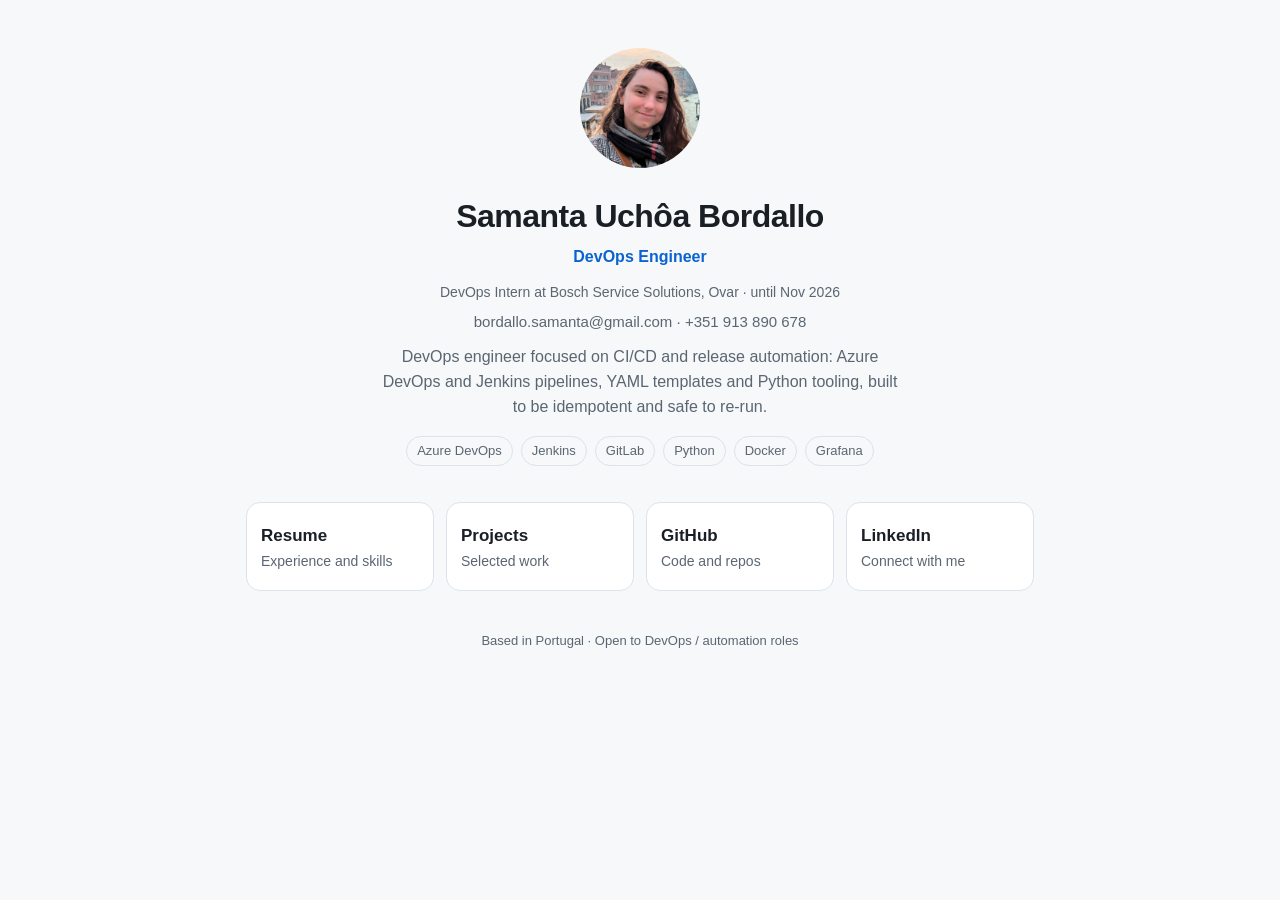
<file: index.html>
<!DOCTYPE html>
<html lang="en">
<head>
<meta charset="UTF-8">
<meta name="viewport" content="width=device-width, initial-scale=1">
<title>Samanta Bordallo – DevOps Engineer</title>
<meta name="description" content="DevOps engineer: CI/CD pipelines, release automation, Azure DevOps, Jenkins, Python.">
<link rel="stylesheet" href="site.css?v=2">
</head>
<body>
<main>
  <header class="hero">
    <img class="avatar" src="photo.jpg" alt="Samanta Bordallo">
    <h1>Samanta Uchôa Bordallo</h1>
    <p class="role">DevOps Engineer</p>
    <p class="now">DevOps Intern at Bosch Service Solutions, Ovar · until Nov 2026</p>
    <p class="contact"><a href="mailto:bordallo.samanta@gmail.com">bordallo.samanta@gmail.com</a> · <a href="tel:+351913890678">+351 913 890 678</a></p>
    <p class="tagline">DevOps engineer focused on CI/CD and release automation: Azure DevOps and Jenkins pipelines, YAML templates and Python tooling, built to be idempotent and safe to re-run.</p>
    <div class="tags">
      <span class="tag">Azure DevOps</span>
      <span class="tag">Jenkins</span>
      <span class="tag">GitLab</span>
      <span class="tag">Python</span>
      <span class="tag">Docker</span>
      <span class="tag">Grafana</span>
    </div>
  </header>

  <nav class="buttons" aria-label="Sections">
    <a class="btn" href="cv.html"><strong>Resume</strong><span class="sub">Experience and skills</span></a>
    <a class="btn" href="projects.html"><strong>Projects</strong><span class="sub">Selected work</span></a>
    <a class="btn" href="https://github.com/samanta-bordallo" target="_blank" rel="noopener"><strong>GitHub</strong><span class="sub">Code and repos</span></a>
    <a class="btn" href="https://www.linkedin.com/in/samanta-bordallo-86805a117/" target="_blank" rel="noopener"><strong>LinkedIn</strong><span class="sub">Connect with me</span></a>
  </nav>

  <footer>Based in Portugal · Open to DevOps / automation roles</footer>
</main>
</body>
</html>
</file>
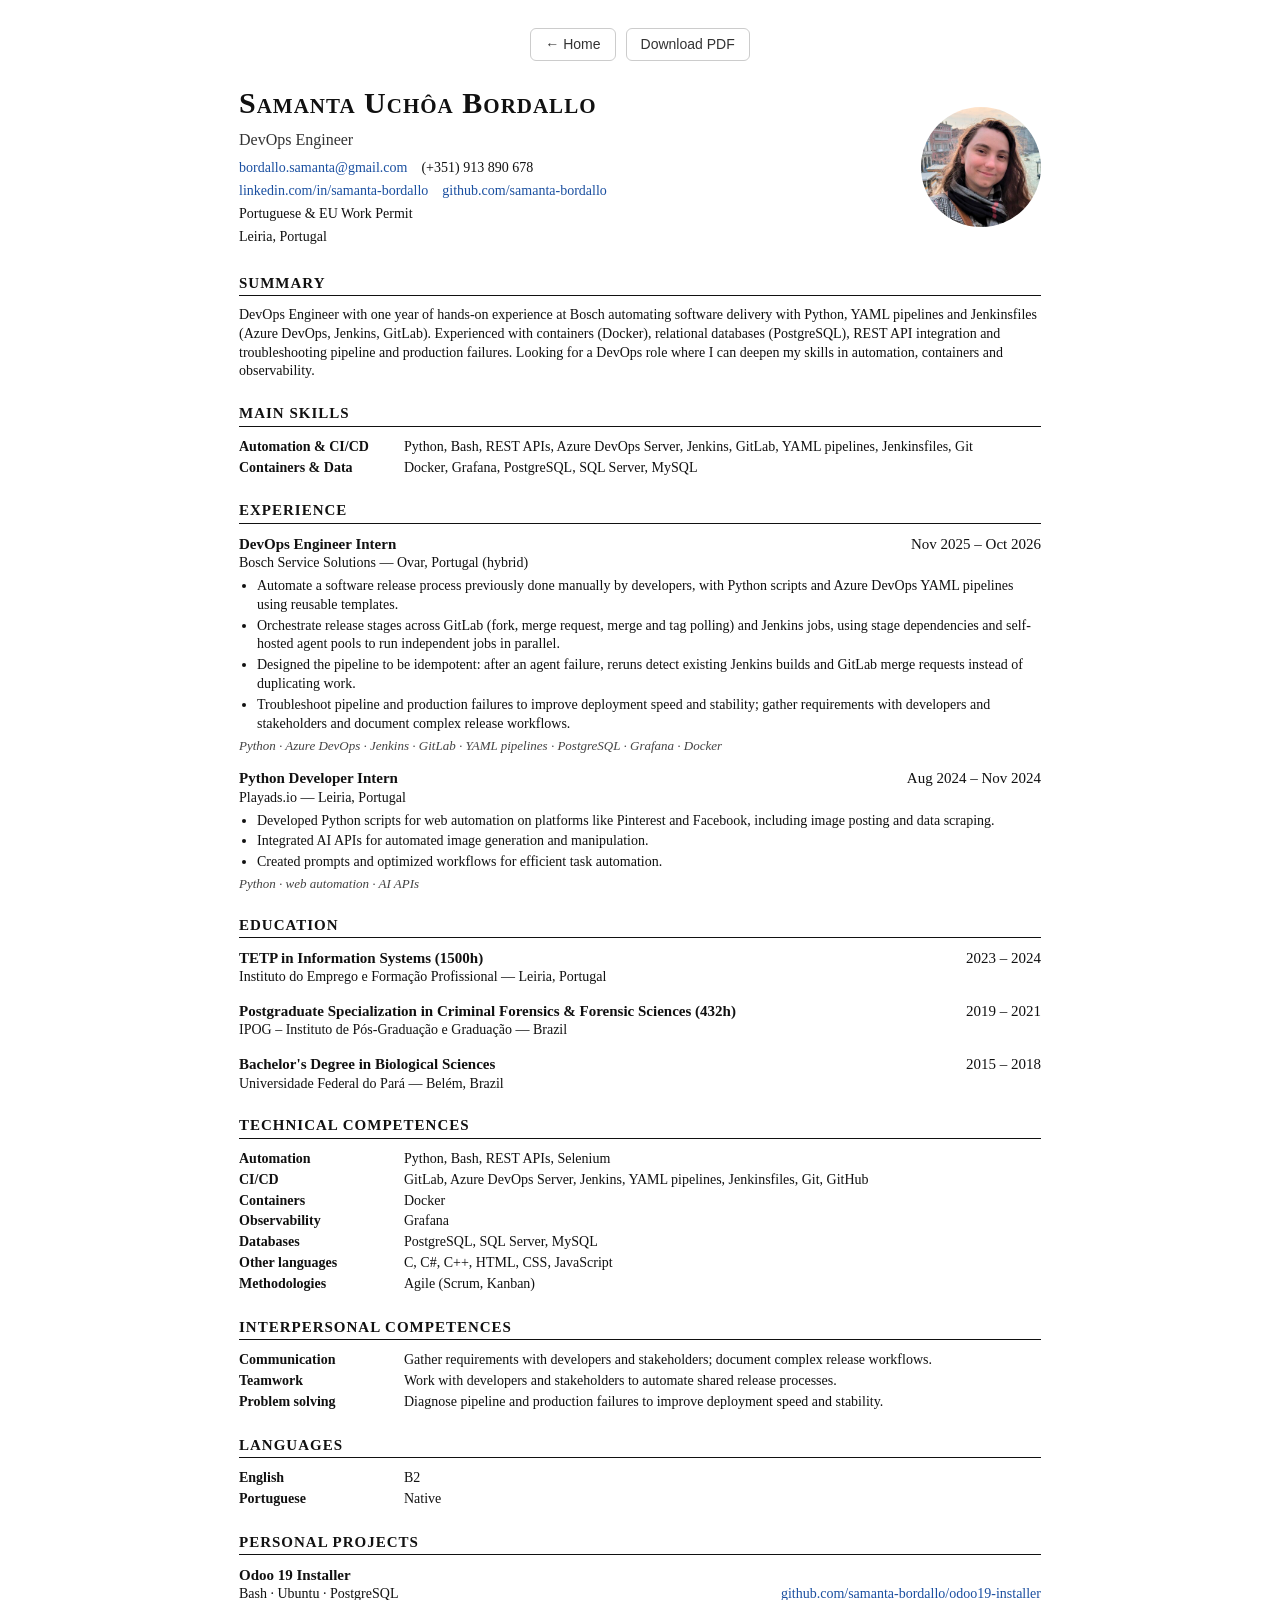
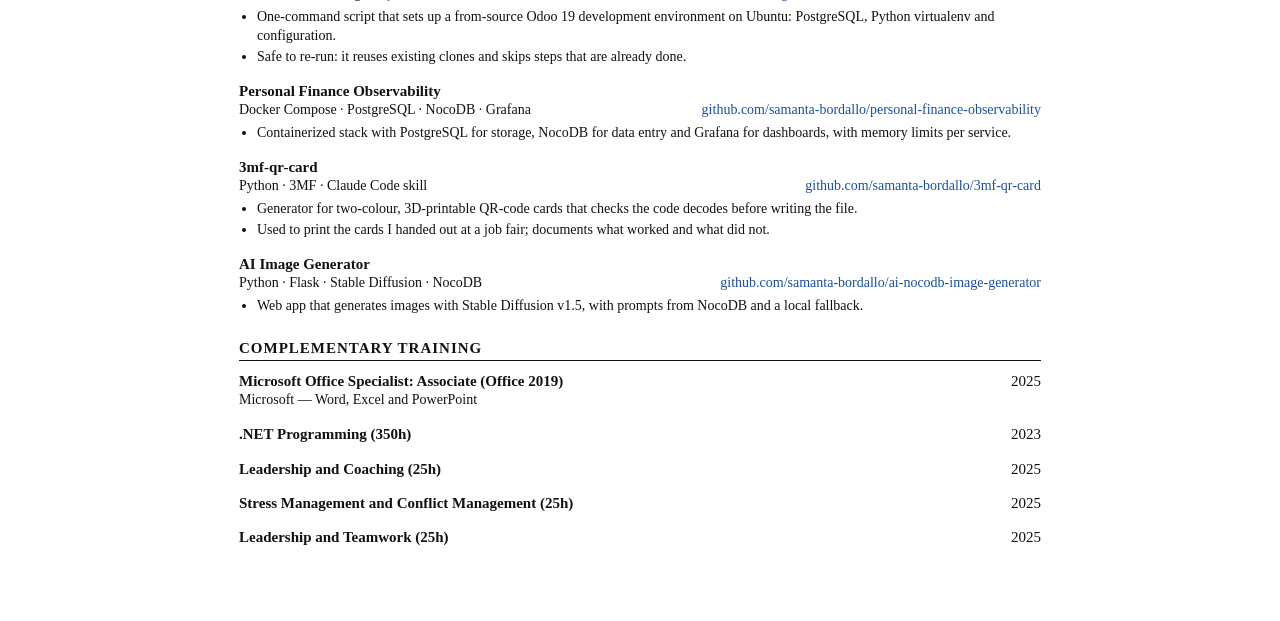
<file: cv.html>
<!DOCTYPE html>
<html lang="en">
<head>
<meta charset="UTF-8">
<meta name="viewport" content="width=device-width, initial-scale=1">
<title>Samanta Bordallo - CV</title>
<link rel="stylesheet" href="style.css?v=3">
</head>
<body>

<nav class="topnav">
  <a class="nav" href="./">&larr; Home</a>
  <a class="nav" href="Samanta_Bordallo_CV.pdf" download>Download PDF</a>
</nav>

<main id="cv">

<header class="cv-header">
  <div class="cv-header-data">
    <h1 class="name">Samanta Uchôa Bordallo</h1>
    <p class="role">DevOps Engineer</p>
    <p class="contact">
      <a href="mailto:bordallo.samanta@gmail.com">bordallo.samanta@gmail.com</a> &nbsp;&nbsp;
      (+351) 913 890 678
    </p>
    <p class="contact">
      <a href="https://www.linkedin.com/in/samanta-bordallo-86805a117/" target="_blank" rel="noopener">linkedin.com/in/samanta-bordallo</a> &nbsp;&nbsp;
      <a href="https://github.com/samanta-bordallo" target="_blank" rel="noopener">github.com/samanta-bordallo</a>
    </p>
    <p class="contact">Portuguese &amp; EU Work Permit</p>
    <p class="contact">Leiria, Portugal</p>
  </div>
  <img class="cv-photo" src="photo.jpg" alt="Samanta Uchôa Bordallo">
</header>

<h2 class="section">Summary</h2>
<p class="summary">DevOps Engineer with one year of hands-on experience at Bosch automating software delivery with Python, YAML pipelines and Jenkinsfiles (Azure DevOps, Jenkins, GitLab). Experienced with containers (Docker), relational databases (PostgreSQL), REST API integration and troubleshooting pipeline and production failures. Looking for a DevOps role where I can deepen my skills in automation, containers and observability.</p>

<h2 class="section">Main Skills</h2>
<table class="main-skills">
  <tbody><tr><td class="k">Automation &amp; CI/CD</td><td>Python, Bash, REST APIs, Azure DevOps Server, Jenkins, GitLab, YAML pipelines, Jenkinsfiles, Git</td></tr>
  <tr><td class="k">Containers &amp; Data</td><td>Docker, Grafana, PostgreSQL, SQL Server, MySQL</td></tr>
</tbody></table>

<h2 class="section">Experience</h2>

<div class="entry">
  <div class="entry-head"><span class="title">DevOps Engineer Intern</span><span class="date">Nov 2025 – Oct 2026</span></div>
  <div class="entry-sub"><span class="org">Bosch Service Solutions — Ovar, Portugal (hybrid)</span></div>
  <ul class="bullets">
    <li>Automate a software release process previously done manually by developers, with Python scripts and Azure DevOps YAML pipelines using reusable templates.</li>
    <li>Orchestrate release stages across GitLab (fork, merge request, merge and tag polling) and Jenkins jobs, using stage dependencies and self-hosted agent pools to run independent jobs in parallel.</li>
    <li>Designed the pipeline to be idempotent: after an agent failure, reruns detect existing Jenkins builds and GitLab merge requests instead of duplicating work.</li>
    <li>Troubleshoot pipeline and production failures to improve deployment speed and stability; gather requirements with developers and stakeholders and document complex release workflows.</li>
  </ul>
  <p class="entry-skills">Python · Azure DevOps · Jenkins · GitLab · YAML pipelines · PostgreSQL · Grafana · Docker</p>
</div>

<div class="entry">
  <div class="entry-head"><span class="title">Python Developer Intern</span><span class="date">Aug 2024 – Nov 2024</span></div>
  <div class="entry-sub"><span class="org">Playads.io — Leiria, Portugal</span></div>
  <ul class="bullets">
    <li>Developed Python scripts for web automation on platforms like Pinterest and Facebook, including image posting and data scraping.</li>
    <li>Integrated AI APIs for automated image generation and manipulation.</li>
    <li>Created prompts and optimized workflows for efficient task automation.</li>
  </ul>
  <p class="entry-skills">Python · web automation · AI APIs</p>
</div>

<h2 class="section">Education</h2>

<div class="entry">
  <div class="entry-head"><span class="title">TETP in Information Systems (1500h)</span><span class="date">2023 – 2024</span></div>
  <div class="entry-sub"><span class="org">Instituto do Emprego e Formação Profissional — Leiria, Portugal</span></div>
</div>

<div class="entry">
  <div class="entry-head"><span class="title">Postgraduate Specialization in Criminal Forensics &amp; Forensic Sciences (432h)</span><span class="date">2019 – 2021</span></div>
  <div class="entry-sub"><span class="org">IPOG – Instituto de Pós-Graduação e Graduação — Brazil</span></div>
</div>

<div class="entry">
  <div class="entry-head"><span class="title">Bachelor's Degree in Biological Sciences</span><span class="date">2015 – 2018</span></div>
  <div class="entry-sub"><span class="org">Universidade Federal do Pará — Belém, Brazil</span></div>
</div>

<div class="page2">

<h2 class="section">Technical Competences</h2>
<table class="main-skills">
  <tr><td class="k">Automation</td><td>Python, Bash, REST APIs, Selenium</td></tr>
  <tr><td class="k">CI/CD</td><td>GitLab, Azure DevOps Server, Jenkins, YAML pipelines, Jenkinsfiles, Git, GitHub</td></tr>
  <tr><td class="k">Containers</td><td>Docker</td></tr>
  <tr><td class="k">Observability</td><td>Grafana</td></tr>
  <tr><td class="k">Databases</td><td>PostgreSQL, SQL Server, MySQL</td></tr>
  <tr><td class="k">Other languages</td><td>C, C#, C++, HTML, CSS, JavaScript</td></tr>
  <tr><td class="k">Methodologies</td><td>Agile (Scrum, Kanban)</td></tr>
</table>

<h2 class="section">Interpersonal Competences</h2>
<table class="main-skills">
  <tr><td class="k">Communication</td><td>Gather requirements with developers and stakeholders; document complex release workflows.</td></tr>
  <tr><td class="k">Teamwork</td><td>Work with developers and stakeholders to automate shared release processes.</td></tr>
  <tr><td class="k">Problem solving</td><td>Diagnose pipeline and production failures to improve deployment speed and stability.</td></tr>
</table>

<h2 class="section">Languages</h2>
<table class="main-skills">
  <tr><td class="k">English</td><td>B2</td></tr>
  <tr><td class="k">Portuguese</td><td>Native</td></tr>
</table>

<h2 class="section">Personal Projects</h2>

<div class="entry">
  <div class="entry-head"><span class="title">Odoo 19 Installer</span></div>
  <div class="entry-sub"><span class="org">Bash · Ubuntu · PostgreSQL</span><span class="link"><a href="https://github.com/samanta-bordallo/odoo19-installer" target="_blank" rel="noopener">github.com/samanta-bordallo/odoo19-installer</a></span></div>
  <ul class="bullets">
    <li>One-command script that sets up a from-source Odoo 19 development environment on Ubuntu: PostgreSQL, Python virtualenv and configuration.</li>
    <li>Safe to re-run: it reuses existing clones and skips steps that are already done.</li>
  </ul>
</div>

<div class="entry">
  <div class="entry-head"><span class="title">Personal Finance Observability</span></div>
  <div class="entry-sub"><span class="org">Docker Compose · PostgreSQL · NocoDB · Grafana</span><span class="link"><a href="https://github.com/samanta-bordallo/personal-finance-observability" target="_blank" rel="noopener">github.com/samanta-bordallo/personal-finance-observability</a></span></div>
  <ul class="bullets">
    <li>Containerized stack with PostgreSQL for storage, NocoDB for data entry and Grafana for dashboards, with memory limits per service.</li>
  </ul>
</div>

<div class="entry">
  <div class="entry-head"><span class="title">3mf-qr-card</span></div>
  <div class="entry-sub"><span class="org">Python · 3MF · Claude Code skill</span><span class="link"><a href="https://github.com/samanta-bordallo/3mf-qr-card" target="_blank" rel="noopener">github.com/samanta-bordallo/3mf-qr-card</a></span></div>
  <ul class="bullets">
    <li>Generator for two-colour, 3D-printable QR-code cards that checks the code decodes before writing the file.</li>
    <li>Used to print the cards I handed out at a job fair; documents what worked and what did not.</li>
  </ul>
</div>

<div class="entry">
  <div class="entry-head"><span class="title">AI Image Generator</span></div>
  <div class="entry-sub"><span class="org">Python · Flask · Stable Diffusion · NocoDB</span><span class="link"><a href="https://github.com/samanta-bordallo/ai-nocodb-image-generator" target="_blank" rel="noopener">github.com/samanta-bordallo/ai-nocodb-image-generator</a></span></div>
  <ul class="bullets">
    <li>Web app that generates images with Stable Diffusion v1.5, with prompts from NocoDB and a local fallback.</li>
  </ul>
</div>

<h2 class="section">Complementary Training</h2>

<div class="entry">
  <div class="entry-head"><span class="title">Microsoft Office Specialist: Associate (Office 2019)</span><span class="date">2025</span></div>
  <div class="entry-sub"><span class="org">Microsoft — Word, Excel and PowerPoint</span></div>
</div>

<div class="entry">
  <div class="entry-head"><span class="title">.NET Programming (350h)</span><span class="date">2023</span></div>
</div>
<div class="entry">
  <div class="entry-head"><span class="title">Leadership and Coaching (25h)</span><span class="date">2025</span></div>
</div>
<div class="entry">
  <div class="entry-head"><span class="title">Stress Management and Conflict Management (25h)</span><span class="date">2025</span></div>
</div>
<div class="entry">
  <div class="entry-head"><span class="title">Leadership and Teamwork (25h)</span><span class="date">2025</span></div>
</div>

</div>
</main>
</body>
</html>
</file>
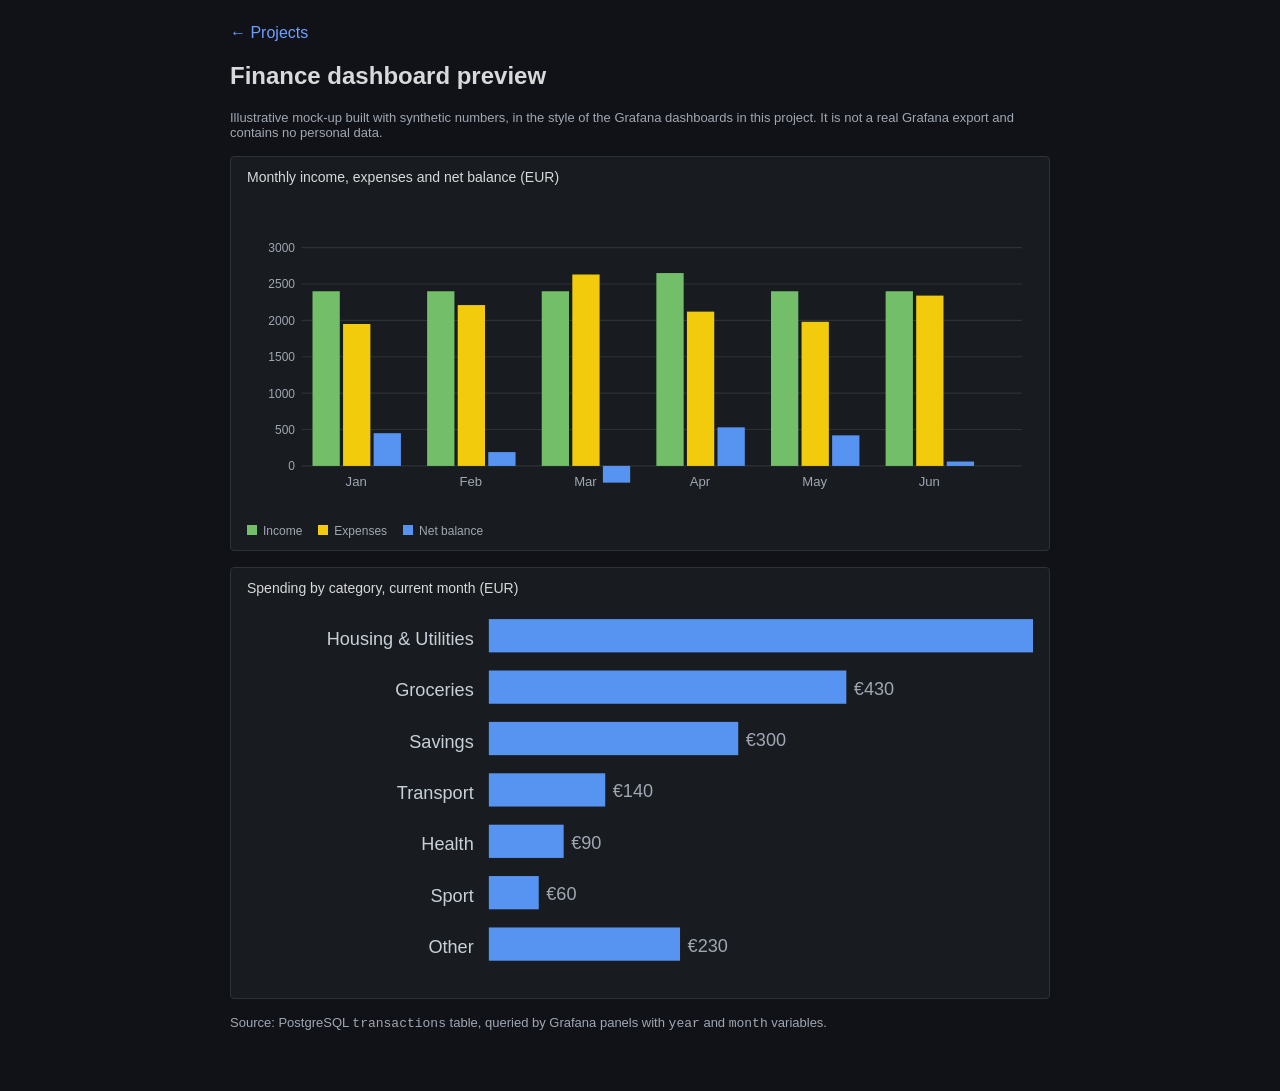
<file: finance-demo.html>
<!DOCTYPE html>
<html lang="en"><head><meta charset="UTF-8"><meta name="viewport" content="width=device-width, initial-scale=1">
<title>Finance Dashboard Preview – Samanta Bordallo</title>
<style>
body{margin:0;background:#111217;color:#d8d9da;font-family:-apple-system,"Segoe UI",Roboto,Arial,sans-serif}
main{max-width:820px;margin:0 auto;padding:24px 16px 48px}
a{color:#6e9fff;text-decoration:none}
.panel{background:#181b1f;border:1px solid #2c3235;border-radius:4px;padding:12px 16px;margin:16px 0}
.panel h3{margin:0 0 8px;font-size:14px;font-weight:500}
.note{font-size:13px;color:#9fa7b3}
svg{width:100%;height:auto}
.legend{font-size:12px;color:#9fa7b3;display:flex;gap:16px;flex-wrap:wrap}
.legend i{display:inline-block;width:10px;height:10px;margin-right:6px}
</style></head><body><main>
<a href="projects.html">← Projects</a>
<h2>Finance dashboard preview</h2>
<p class="note">Illustrative mock-up built with synthetic numbers, in the style of the Grafana dashboards in this project. It is not a real Grafana export and contains no personal data.</p>
<div class="panel"><h3>Monthly income, expenses and net balance (EUR)</h3>
<svg viewBox="0 0 720 300" role="img" aria-label="Grouped bar chart of income, expenses and net balance per month"><line x1="50" x2="710" y1="250.0" y2="250.0" stroke="#2c3235"/><text x="44" y="254.0" fill="#9fa7b3" font-size="11" text-anchor="end">0</text><line x1="50" x2="710" y1="216.66666666666666" y2="216.66666666666666" stroke="#2c3235"/><text x="44" y="220.66666666666666" fill="#9fa7b3" font-size="11" text-anchor="end">500</text><line x1="50" x2="710" y1="183.33333333333331" y2="183.33333333333331" stroke="#2c3235"/><text x="44" y="187.33333333333331" fill="#9fa7b3" font-size="11" text-anchor="end">1000</text><line x1="50" x2="710" y1="150.0" y2="150.0" stroke="#2c3235"/><text x="44" y="154.0" fill="#9fa7b3" font-size="11" text-anchor="end">1500</text><line x1="50" x2="710" y1="116.66666666666666" y2="116.66666666666666" stroke="#2c3235"/><text x="44" y="120.66666666666666" fill="#9fa7b3" font-size="11" text-anchor="end">2000</text><line x1="50" x2="710" y1="83.33333333333334" y2="83.33333333333334" stroke="#2c3235"/><text x="44" y="87.33333333333334" fill="#9fa7b3" font-size="11" text-anchor="end">2500</text><line x1="50" x2="710" y1="50.0" y2="50.0" stroke="#2c3235"/><text x="44" y="54.0" fill="#9fa7b3" font-size="11" text-anchor="end">3000</text><rect x="60" y="90.0" width="25" height="160.0" fill="#73bf69"/><rect x="88" y="120.0" width="25" height="130.0" fill="#f2cc0c"/><rect x="116" y="220.0" width="25" height="30.0" fill="#5794f2"/><text x="100" y="268" fill="#9fa7b3" font-size="12" text-anchor="middle">Jan</text><rect x="165" y="90.0" width="25" height="160.0" fill="#73bf69"/><rect x="193" y="102.66666666666666" width="25" height="147.33333333333334" fill="#f2cc0c"/><rect x="221" y="237.33333333333334" width="25" height="12.666666666666666" fill="#5794f2"/><text x="205" y="268" fill="#9fa7b3" font-size="12" text-anchor="middle">Feb</text><rect x="270" y="90.0" width="25" height="160.0" fill="#73bf69"/><rect x="298" y="74.66666666666666" width="25" height="175.33333333333334" fill="#f2cc0c"/><rect x="326" y="250" width="25" height="15.333333333333334" fill="#5794f2"/><text x="310" y="268" fill="#9fa7b3" font-size="12" text-anchor="middle">Mar</text><rect x="375" y="73.33333333333334" width="25" height="176.66666666666666" fill="#73bf69"/><rect x="403" y="108.66666666666666" width="25" height="141.33333333333334" fill="#f2cc0c"/><rect x="431" y="214.66666666666666" width="25" height="35.333333333333336" fill="#5794f2"/><text x="415" y="268" fill="#9fa7b3" font-size="12" text-anchor="middle">Apr</text><rect x="480" y="90.0" width="25" height="160.0" fill="#73bf69"/><rect x="508" y="118.0" width="25" height="132.0" fill="#f2cc0c"/><rect x="536" y="222.0" width="25" height="28.0" fill="#5794f2"/><text x="520" y="268" fill="#9fa7b3" font-size="12" text-anchor="middle">May</text><rect x="585" y="90.0" width="25" height="160.0" fill="#73bf69"/><rect x="613" y="94.0" width="25" height="156.0" fill="#f2cc0c"/><rect x="641" y="246.0" width="25" height="4.0" fill="#5794f2"/><text x="625" y="268" fill="#9fa7b3" font-size="12" text-anchor="middle">Jun</text></svg>
<div class="legend"><span><i style="background:#73bf69"></i>Income</span><span><i style="background:#f2cc0c"></i>Expenses</span><span><i style="background:#5794f2"></i>Net balance</span></div></div>
<div class="panel"><h3>Spending by category, current month (EUR)</h3>
<svg viewBox="0 0 520 250" role="img" aria-label="Horizontal bar chart of spending by category"><text x="150" y="27" fill="#c7d0d9" font-size="12" text-anchor="end">Housing & Utilities</text><rect x="160" y="10" width="451.00000000000006" height="22" fill="#5794f2"/><text x="616.0" y="26" fill="#9fa7b3" font-size="12">€820</text><text x="150" y="61" fill="#c7d0d9" font-size="12" text-anchor="end">Groceries</text><rect x="160" y="44" width="236.50000000000003" height="22" fill="#5794f2"/><text x="401.5" y="60" fill="#9fa7b3" font-size="12">€430</text><text x="150" y="95" fill="#c7d0d9" font-size="12" text-anchor="end">Savings</text><rect x="160" y="78" width="165.0" height="22" fill="#5794f2"/><text x="330.0" y="94" fill="#9fa7b3" font-size="12">€300</text><text x="150" y="129" fill="#c7d0d9" font-size="12" text-anchor="end">Transport</text><rect x="160" y="112" width="77.0" height="22" fill="#5794f2"/><text x="242.0" y="128" fill="#9fa7b3" font-size="12">€140</text><text x="150" y="163" fill="#c7d0d9" font-size="12" text-anchor="end">Health</text><rect x="160" y="146" width="49.50000000000001" height="22" fill="#5794f2"/><text x="214.5" y="162" fill="#9fa7b3" font-size="12">€90</text><text x="150" y="197" fill="#c7d0d9" font-size="12" text-anchor="end">Sport</text><rect x="160" y="180" width="33.0" height="22" fill="#5794f2"/><text x="198.0" y="196" fill="#9fa7b3" font-size="12">€60</text><text x="150" y="231" fill="#c7d0d9" font-size="12" text-anchor="end">Other</text><rect x="160" y="214" width="126.50000000000001" height="22" fill="#5794f2"/><text x="291.5" y="230" fill="#9fa7b3" font-size="12">€230</text></svg></div>
<p class="note">Source: PostgreSQL <code>transactions</code> table, queried by Grafana panels with <code>year</code> and <code>month</code> variables.</p>
</main></body></html>
</file>
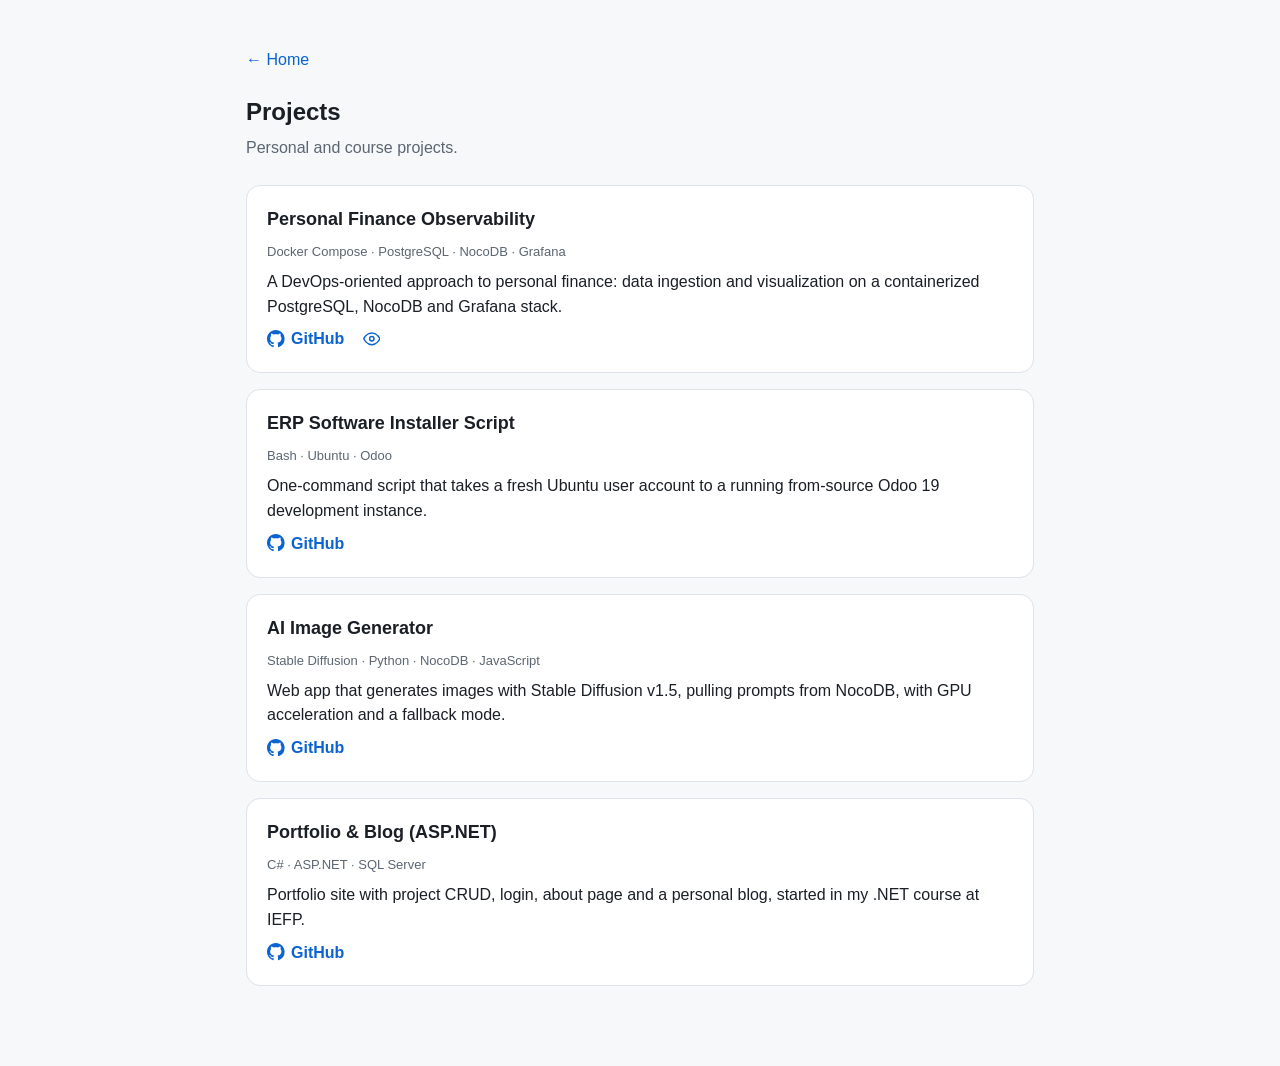
<file: projects.html>
<!DOCTYPE html>
<html lang="en">
<head>
<meta charset="UTF-8">
<meta name="viewport" content="width=device-width, initial-scale=1">
<title>Projects – Samanta Bordallo</title>
<link rel="stylesheet" href="site.css?v=2">
</head>
<body>
<main>
  <a class="back" href="./">← Home</a>
  <h2>Projects</h2>
  <p class="lead">Personal and course projects.</p>

  <section class="proj">
    <h3>Personal Finance Observability</h3>
    <p class="stack">Docker Compose · PostgreSQL · NocoDB · Grafana</p>
    <p>A DevOps-oriented approach to personal finance: data ingestion and visualization on a containerized PostgreSQL, NocoDB and Grafana stack.</p>
    <a class="link" href="https://github.com/samanta-bordallo/personal-finance-observability" target="_blank" rel="noopener"><svg class="ico" width="16" height="16" viewBox="0 0 16 16" aria-hidden="true"><path fill="currentColor" d="M8 0C3.58 0 0 3.58 0 8c0 3.54 2.29 6.53 5.47 7.59.4.07.55-.17.55-.38 0-.19-.01-.82-.01-1.49-2.01.37-2.53-.49-2.69-.94-.09-.23-.48-.94-.82-1.13-.28-.15-.68-.52-.01-.53.63-.01 1.08.58 1.23.82.72 1.21 1.87.87 2.33.66.07-.52.28-.87.51-1.07-1.78-.2-3.64-.89-3.64-3.95 0-.87.31-1.59.82-2.15-.08-.2-.36-1.02.08-2.12 0 0 .67-.21 2.2.82.64-.18 1.32-.27 2-.27s1.36.09 2 .27c1.53-1.04 2.2-.82 2.2-.82.44 1.1.16 1.92.08 2.12.51.56.82 1.27.82 2.15 0 3.07-1.87 3.75-3.65 3.95.29.25.54.73.54 1.48 0 1.07-.01 1.93-.01 2.2 0 .21.15.46.55.38A8.01 8.01 0 0016 8c0-4.42-3.58-8-8-8z"/></svg> GitHub</a> <a class="link" href="finance-demo.html" title="Dashboard preview" aria-label="Dashboard preview"><svg class="ico" width="16" height="16" viewBox="0 0 24 24" aria-hidden="true"><path fill="none" stroke="currentColor" stroke-width="2" stroke-linecap="round" stroke-linejoin="round" d="M1 12s4-8 11-8 11 8 11 8-4 8-11 8-11-8-11-8z"/><circle cx="12" cy="12" r="3" fill="none" stroke="currentColor" stroke-width="2"/></svg></a>
  </section>

  <section class="proj">
    <h3>ERP Software Installer Script</h3>
    <p class="stack">Bash · Ubuntu · Odoo</p>
    <p>One-command script that takes a fresh Ubuntu user account to a running from-source Odoo 19 development instance.</p>
    <a class="link" href="https://github.com/samanta-bordallo/odoo19-installer" target="_blank" rel="noopener"><svg class="ico" width="16" height="16" viewBox="0 0 16 16" aria-hidden="true"><path fill="currentColor" d="M8 0C3.58 0 0 3.58 0 8c0 3.54 2.29 6.53 5.47 7.59.4.07.55-.17.55-.38 0-.19-.01-.82-.01-1.49-2.01.37-2.53-.49-2.69-.94-.09-.23-.48-.94-.82-1.13-.28-.15-.68-.52-.01-.53.63-.01 1.08.58 1.23.82.72 1.21 1.87.87 2.33.66.07-.52.28-.87.51-1.07-1.78-.2-3.64-.89-3.64-3.95 0-.87.31-1.59.82-2.15-.08-.2-.36-1.02.08-2.12 0 0 .67-.21 2.2.82.64-.18 1.32-.27 2-.27s1.36.09 2 .27c1.53-1.04 2.2-.82 2.2-.82.44 1.1.16 1.92.08 2.12.51.56.82 1.27.82 2.15 0 3.07-1.87 3.75-3.65 3.95.29.25.54.73.54 1.48 0 1.07-.01 1.93-.01 2.2 0 .21.15.46.55.38A8.01 8.01 0 0016 8c0-4.42-3.58-8-8-8z"/></svg> GitHub</a>
  </section>

  <section class="proj">
    <h3>AI Image Generator</h3>
    <p class="stack">Stable Diffusion · Python · NocoDB · JavaScript</p>
    <p>Web app that generates images with Stable Diffusion v1.5, pulling prompts from NocoDB, with GPU acceleration and a fallback mode.</p>
    <a class="link" href="https://github.com/samanta-bordallo/ai-nocodb-image-generator" target="_blank" rel="noopener"><svg class="ico" width="16" height="16" viewBox="0 0 16 16" aria-hidden="true"><path fill="currentColor" d="M8 0C3.58 0 0 3.58 0 8c0 3.54 2.29 6.53 5.47 7.59.4.07.55-.17.55-.38 0-.19-.01-.82-.01-1.49-2.01.37-2.53-.49-2.69-.94-.09-.23-.48-.94-.82-1.13-.28-.15-.68-.52-.01-.53.63-.01 1.08.58 1.23.82.72 1.21 1.87.87 2.33.66.07-.52.28-.87.51-1.07-1.78-.2-3.64-.89-3.64-3.95 0-.87.31-1.59.82-2.15-.08-.2-.36-1.02.08-2.12 0 0 .67-.21 2.2.82.64-.18 1.32-.27 2-.27s1.36.09 2 .27c1.53-1.04 2.2-.82 2.2-.82.44 1.1.16 1.92.08 2.12.51.56.82 1.27.82 2.15 0 3.07-1.87 3.75-3.65 3.95.29.25.54.73.54 1.48 0 1.07-.01 1.93-.01 2.2 0 .21.15.46.55.38A8.01 8.01 0 0016 8c0-4.42-3.58-8-8-8z"/></svg> GitHub</a>
  </section>

  <section class="proj">
    <h3>Portfolio &amp; Blog (ASP.NET)</h3>
    <p class="stack">C# · ASP.NET · SQL Server</p>
    <p>Portfolio site with project CRUD, login, about page and a personal blog, started in my .NET course at IEFP.</p>
    <a class="link" href="https://github.com/samanta-bordallo/PortfolioSamanta" target="_blank" rel="noopener"><svg class="ico" width="16" height="16" viewBox="0 0 16 16" aria-hidden="true"><path fill="currentColor" d="M8 0C3.58 0 0 3.58 0 8c0 3.54 2.29 6.53 5.47 7.59.4.07.55-.17.55-.38 0-.19-.01-.82-.01-1.49-2.01.37-2.53-.49-2.69-.94-.09-.23-.48-.94-.82-1.13-.28-.15-.68-.52-.01-.53.63-.01 1.08.58 1.23.82.72 1.21 1.87.87 2.33.66.07-.52.28-.87.51-1.07-1.78-.2-3.64-.89-3.64-3.95 0-.87.31-1.59.82-2.15-.08-.2-.36-1.02.08-2.12 0 0 .67-.21 2.2.82.64-.18 1.32-.27 2-.27s1.36.09 2 .27c1.53-1.04 2.2-.82 2.2-.82.44 1.1.16 1.92.08 2.12.51.56.82 1.27.82 2.15 0 3.07-1.87 3.75-3.65 3.95.29.25.54.73.54 1.48 0 1.07-.01 1.93-.01 2.2 0 .21.15.46.55.38A8.01 8.01 0 0016 8c0-4.42-3.58-8-8-8z"/></svg> GitHub</a>
  </section>
</main>
</body>
</html>
</file>
<file: site.css>
:root {
  --bg: #0f1419;
  --card: #1a222c;
  --card-hover: #222d3a;
  --text: #e8edf2;
  --muted: #9aa7b4;
  --accent: #4ea1ff;
  --accent2: #7ee0b5;
  --line: #2a3542;
}
@media (prefers-color-scheme: light) {
  :root {
    --bg: #f6f8fa;
    --card: #fff;
    --card-hover: #eef3f9;
    --text: #1a1f26;
    --muted: #5b6672;
    --accent: #0b63d1;
    --accent2: #138a5b;
    --line: #dde3ea;
  }
}
* { box-sizing: border-box; }
body {
  margin: 0;
  background: var(--bg);
  color: var(--text);
  font-family: -apple-system, BlinkMacSystemFont, "Segoe UI", Roboto, Helvetica, Arial, sans-serif;
  line-height: 1.55;
}
main { max-width: 820px; margin: 0 auto; padding: 48px 16px 64px; }
.hero { text-align: center; margin-bottom: 36px; }
.avatar {
  width: 120px; height: 120px; border-radius: 50%;
  object-fit: cover; margin-bottom: 16px;
}
h1 { margin: 0 0 4px; font-size: 32px; letter-spacing: -0.5px; }
.role { color: var(--accent); font-weight: 600; margin: 0 0 12px; }
.tagline { color: var(--muted); max-width: 520px; margin: 0 auto; }
.tags { display: flex; flex-wrap: wrap; gap: 8px; justify-content: center; margin-top: 16px; }
.tag {
  font-size: 13px; padding: 4px 10px; border-radius: 999px;
  border: 1px solid var(--line); color: var(--muted);
}
.buttons { display: grid; grid-template-columns: repeat(4, 1fr); gap: 12px; }
@media (max-width: 640px) { .buttons { grid-template-columns: repeat(2, 1fr); } }
.btn {
  display: block; text-decoration: none; color: var(--text);
  background: var(--card); border: 1px solid var(--line); border-radius: 14px;
  padding: 16px 14px; transition: transform .12s, background .12s, border-color .12s;
}
.btn:hover, .btn:focus-visible { background: var(--card-hover); border-color: var(--accent); transform: translateY(-2px); }
.btn .ico { font-size: 22px; }
.btn strong { display: block; font-size: 17px; margin-top: 4px; }
.btn span.sub { color: var(--muted); font-size: 14px; }
.btn.primary { border-color: var(--accent); }
footer { text-align: center; color: var(--muted); font-size: 13px; margin-top: 40px; }
.back { display: inline-block; margin-bottom: 20px; color: var(--accent); text-decoration: none; }
h2 { margin: 0 0 6px; }
.lead { color: var(--muted); margin: 0 0 24px; }
.proj { background: var(--card); border: 1px solid var(--line); border-radius: 14px; padding: 20px; margin-bottom: 16px; }
.proj h3 { margin: 0 0 4px; font-size: 18px; }
.proj p { margin: 8px 0; }
.stack { color: var(--muted); font-size: 13px; }
.proj a.link { color: var(--accent); text-decoration: none; font-weight: 600; }
.badge { font-size: 12px; padding: 2px 8px; border-radius: 999px; background: var(--accent2); color: #08130e; margin-left: 8px; vertical-align: middle; }
.badge.soon { background: transparent; border: 1px dashed var(--muted); color: var(--muted); }
.contact { margin: 0 0 12px; color: var(--muted); font-size: 15px; }
.contact a { color: var(--muted); text-decoration: none; }
.contact a:hover { color: var(--accent); }
.now { margin: 0 0 6px; color: var(--muted); font-size: 14px; }
.proj a.link .ico { width: 1.1em; height: 1.1em; vertical-align: -0.2em; margin-right: 2px; }
.proj a.link + a.link { margin-left: 14px; }
</file>
<file: style.css>
* { box-sizing: border-box; }
body {
  font-family: "Georgia", "Times New Roman", serif;
  color: #111;
  max-width: 850px;
  margin: 0 auto;
  padding: 28px 24px 60px;
  line-height: 1.35;
  background: #fff;
}
.topnav {
  display: flex;
  gap: 10px;
  justify-content: center;
  margin-bottom: 22px;
  font-family: Arial, sans-serif;
}
.topnav a {
  padding: 6px 14px;
  border: 1px solid #ccc;
  border-radius: 6px;
  text-decoration: none;
  color: #333;
  font-size: 14px;
}
.topnav a.active {
  background: #111;
  color: #fff;
  border-color: #111;
}
h1.name {
  text-align: center;
  font-variant: small-caps;
  letter-spacing: 1px;
  font-size: 30px;
  margin: 0 0 6px;
  font-weight: bold;
}
.role {
  text-align: center;
  font-size: 16px;
  margin: 0 0 8px;
  color: #333;
}
.contact {
  text-align: center;
  font-size: 14px;
  margin: 0 0 4px;
}
.contact a { color: #1a4fa0; text-decoration: none; }
.cv-header { display: flex; align-items: center; justify-content: space-between; gap: 20px; }
.cv-header-data { flex: 1; min-width: 0; }
.cv-header .name, .cv-header .contact, .cv-header .role { text-align: left; }
.cv-photo {
  width: 120px;
  height: 120px;
  flex-shrink: 0;
  object-fit: cover;
  border-radius: 50%;
}
.contact a:hover { text-decoration: underline; }
h2.section {
  text-transform: uppercase;
  font-size: 15px;
  letter-spacing: 1px;
  border-bottom: 1px solid #111;
  padding-bottom: 2px;
  margin: 22px 0 10px;
}
.summary { font-size: 14px; margin: 0; }
table.main-skills { width: 100%; border-collapse: collapse; font-size: 14px; }
table.main-skills td { padding: 1px 0; vertical-align: top; }
table.main-skills td.k { font-weight: bold; width: 165px; white-space: nowrap; }
.entry-skills { font-size: 13px; font-style: italic; color: #444; margin: 3px 0 0; }
.entry { margin-bottom: 14px; }
.entry-head { display: flex; justify-content: space-between; font-size: 15px; }
.entry-head .title { font-weight: bold; }
.entry-head .date { font-style: normal; white-space: nowrap; }
.entry-sub { display: flex; justify-content: space-between; font-size: 14px; margin-bottom: 4px; }
.entry-sub .org { font-style: normal; }
.entry-sub .link a { color: #1a4fa0; text-decoration: none; }
.entry-sub .link a:hover { text-decoration: underline; }
ul.bullets { margin: 4px 0 0; padding-left: 18px; font-size: 14px; }
ul.bullets li { margin-bottom: 2px; }

.editnote {
  background: #fff8e1;
  border: 1px solid #e3c766;
  border-radius: 6px;
  padding: 8px 12px;
  font-family: Arial, sans-serif;
  font-size: 13px;
  margin: 14px 0;
  color: #5a4a00;
}

.placeholder {
  font-family: Arial, sans-serif;
  text-align: center;
  color: #666;
  margin-top: 80px;
}
.placeholder h2 { color: #333; }
.topnav button {
  padding: 6px 14px;
  border: 1px solid #1a4fa0;
  border-radius: 6px;
  background: #1a4fa0;
  color: #fff;
  font-size: 14px;
}
.status { text-align: center; font-family: Arial, sans-serif; font-size: 13px; color: #555; min-height: 16px; margin: -12px 0 10px; }
#cv [contenteditable="true"] { outline: 2px solid #e3a800; background: #fffbe6; }
@page { size: A4; margin: 10mm 12mm; }
@media print {
  .topnav, .status { display: none; }
  body { max-width: none; margin: 0; padding: 0; line-height: 1.25; zoom: 1.10; }
  h2.section { margin: 10px 0 5px; }
  .entry { margin-bottom: 7px; }
  .cv-photo { width: 100px; height: 100px; }
  ul.bullets { margin-top: 2px; }
  ul.bullets li { margin-bottom: 0; }
  .entry { break-inside: avoid; }
  h2.section { break-after: avoid; }
}

/* Web view (cv.html on the portfolio): phone layout and page split when printing the site page */
@media screen and (max-width: 640px) {
  body { padding: 18px 16px 48px; }
  .cv-header { flex-direction: column-reverse; align-items: flex-start; }
  .entry-head, .entry-sub { flex-direction: column; }
  .entry-sub .link { word-break: break-all; }
  table.main-skills td.k { width: auto; white-space: normal; padding-right: 12px; }
}
@media print { .page2 { break-before: page; } }
</file>
